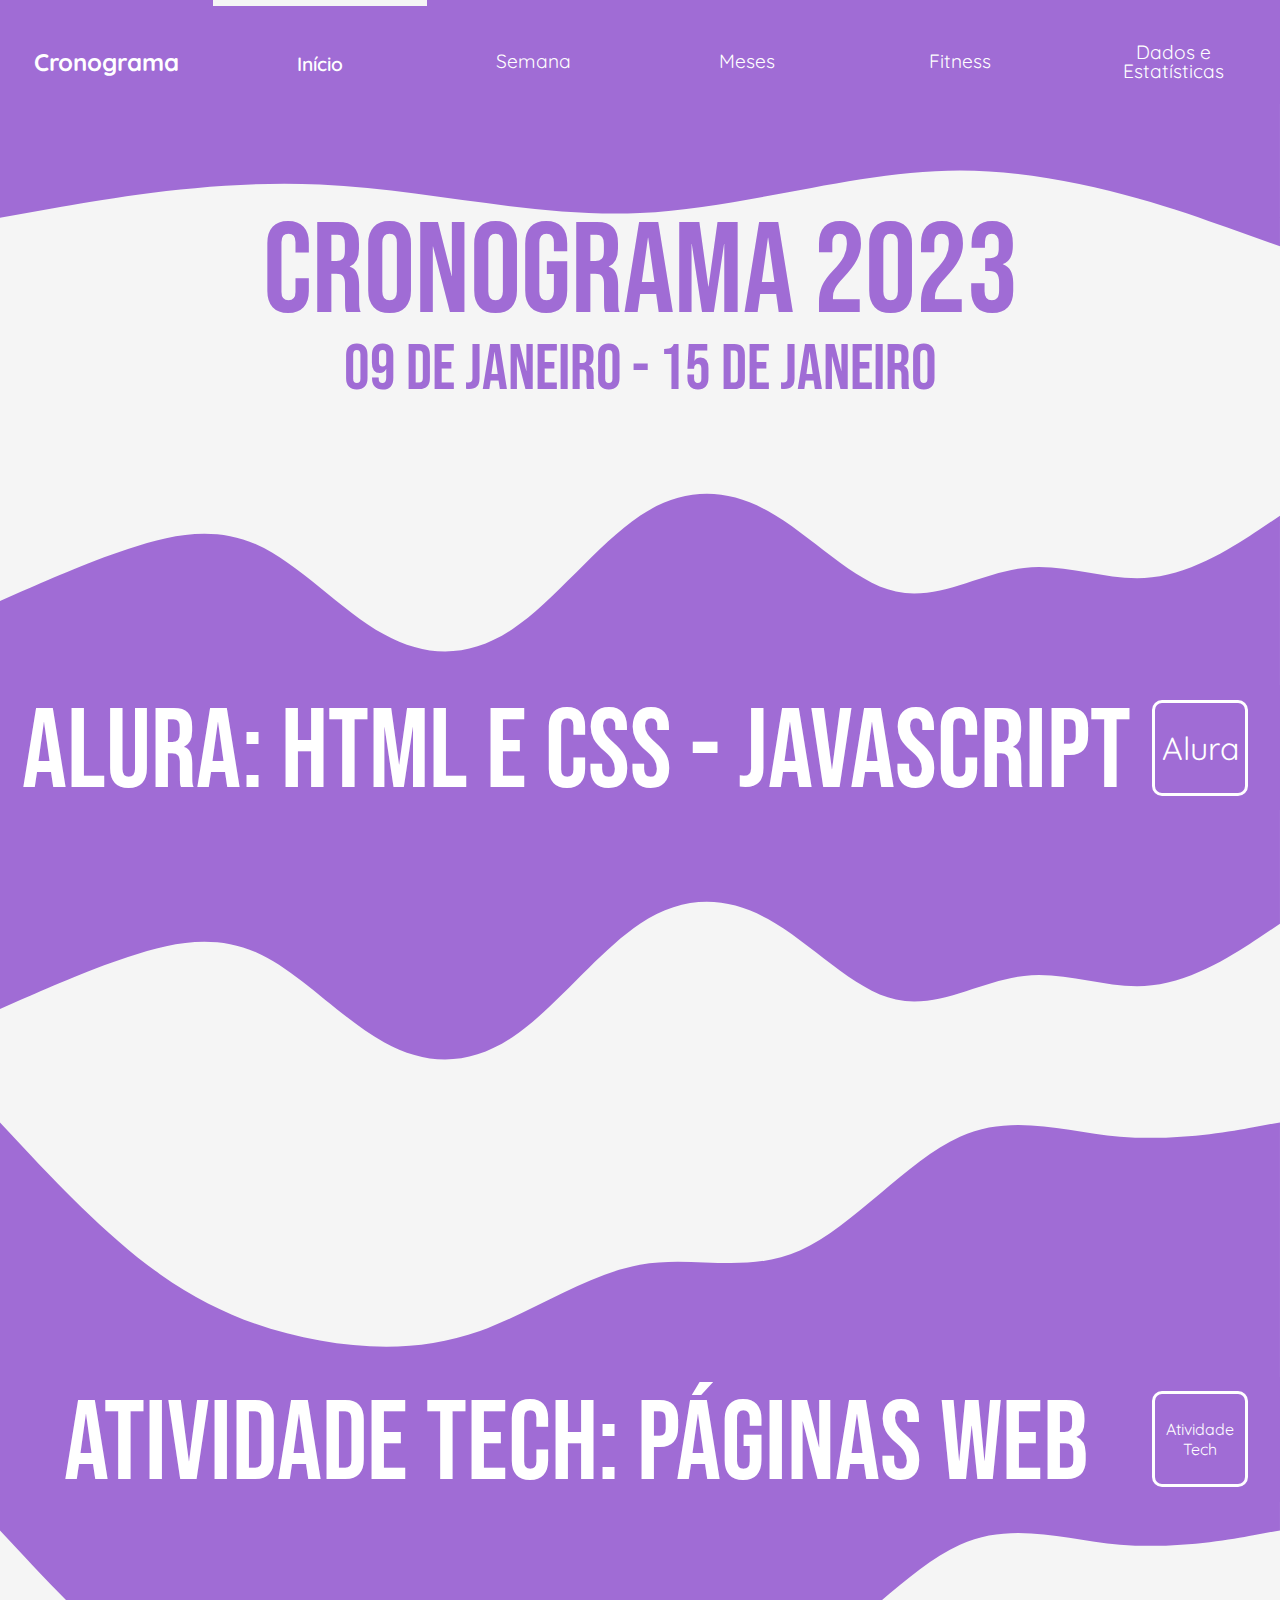
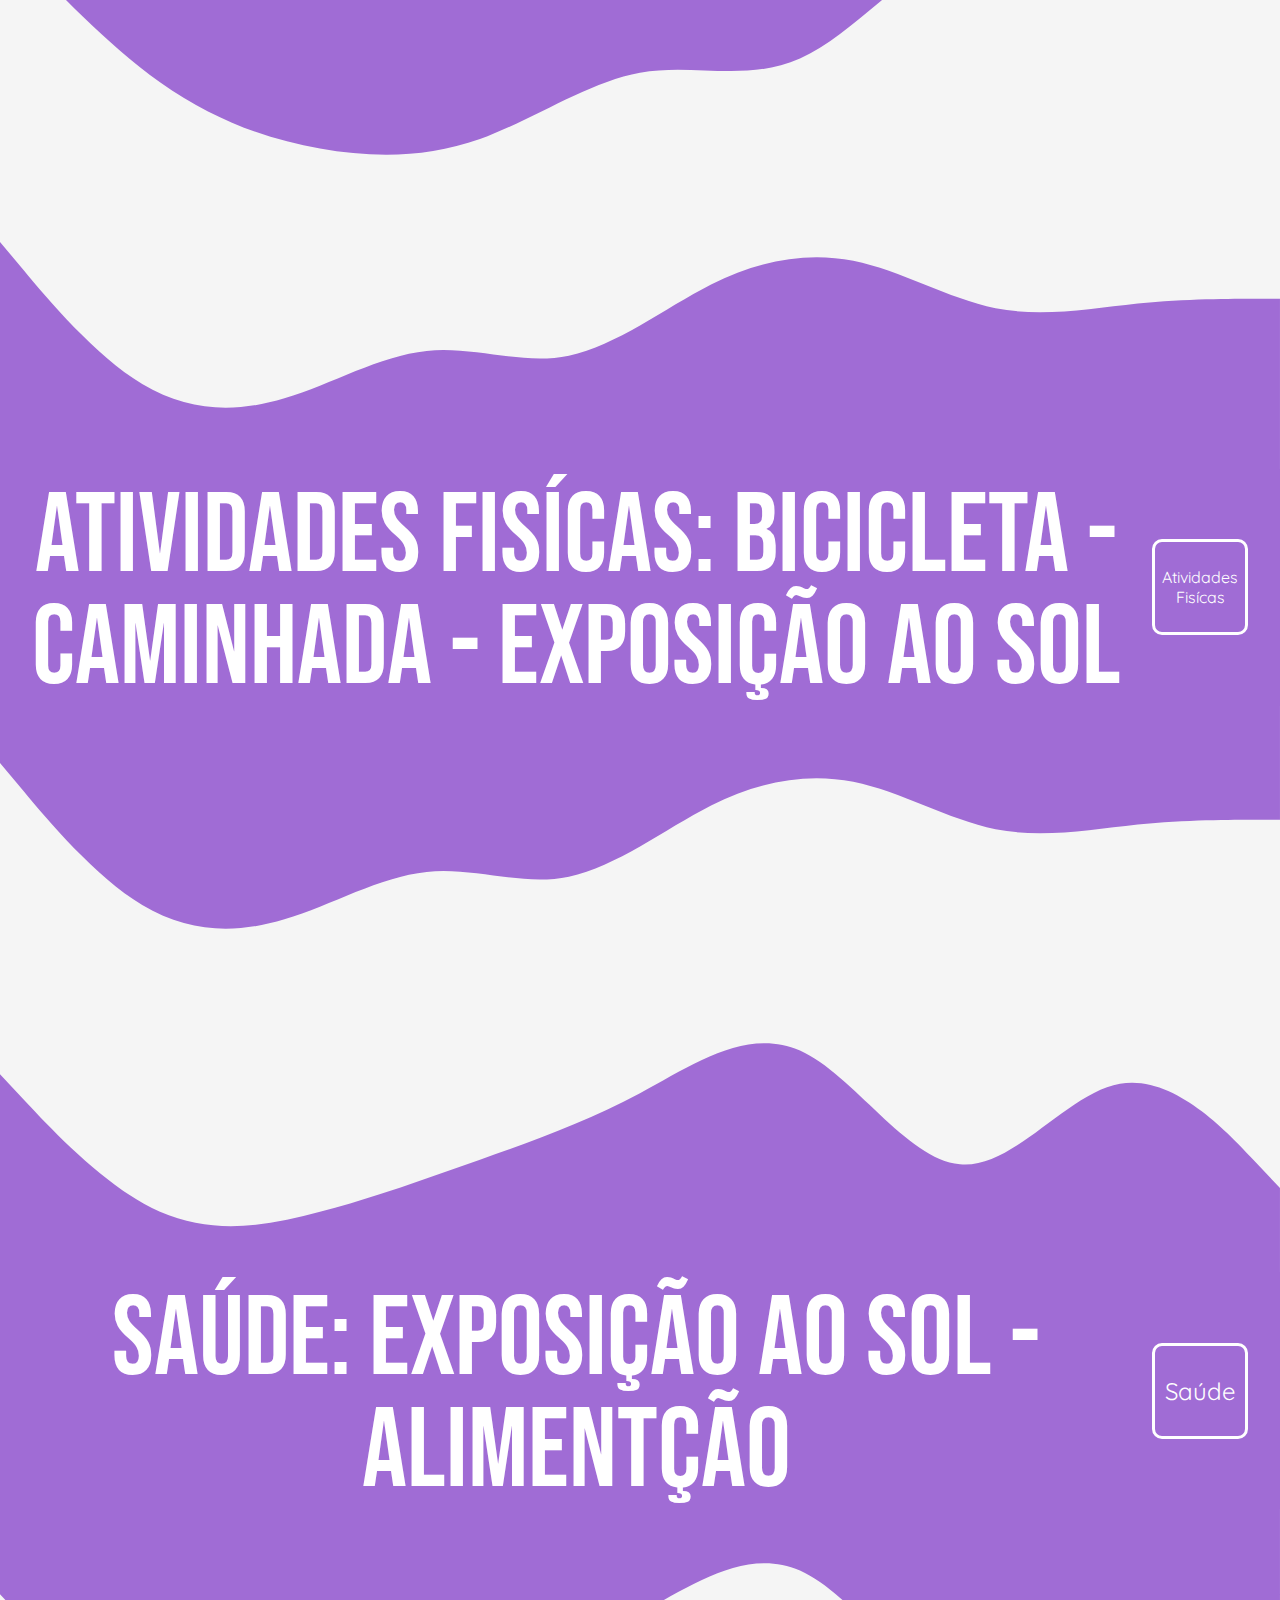
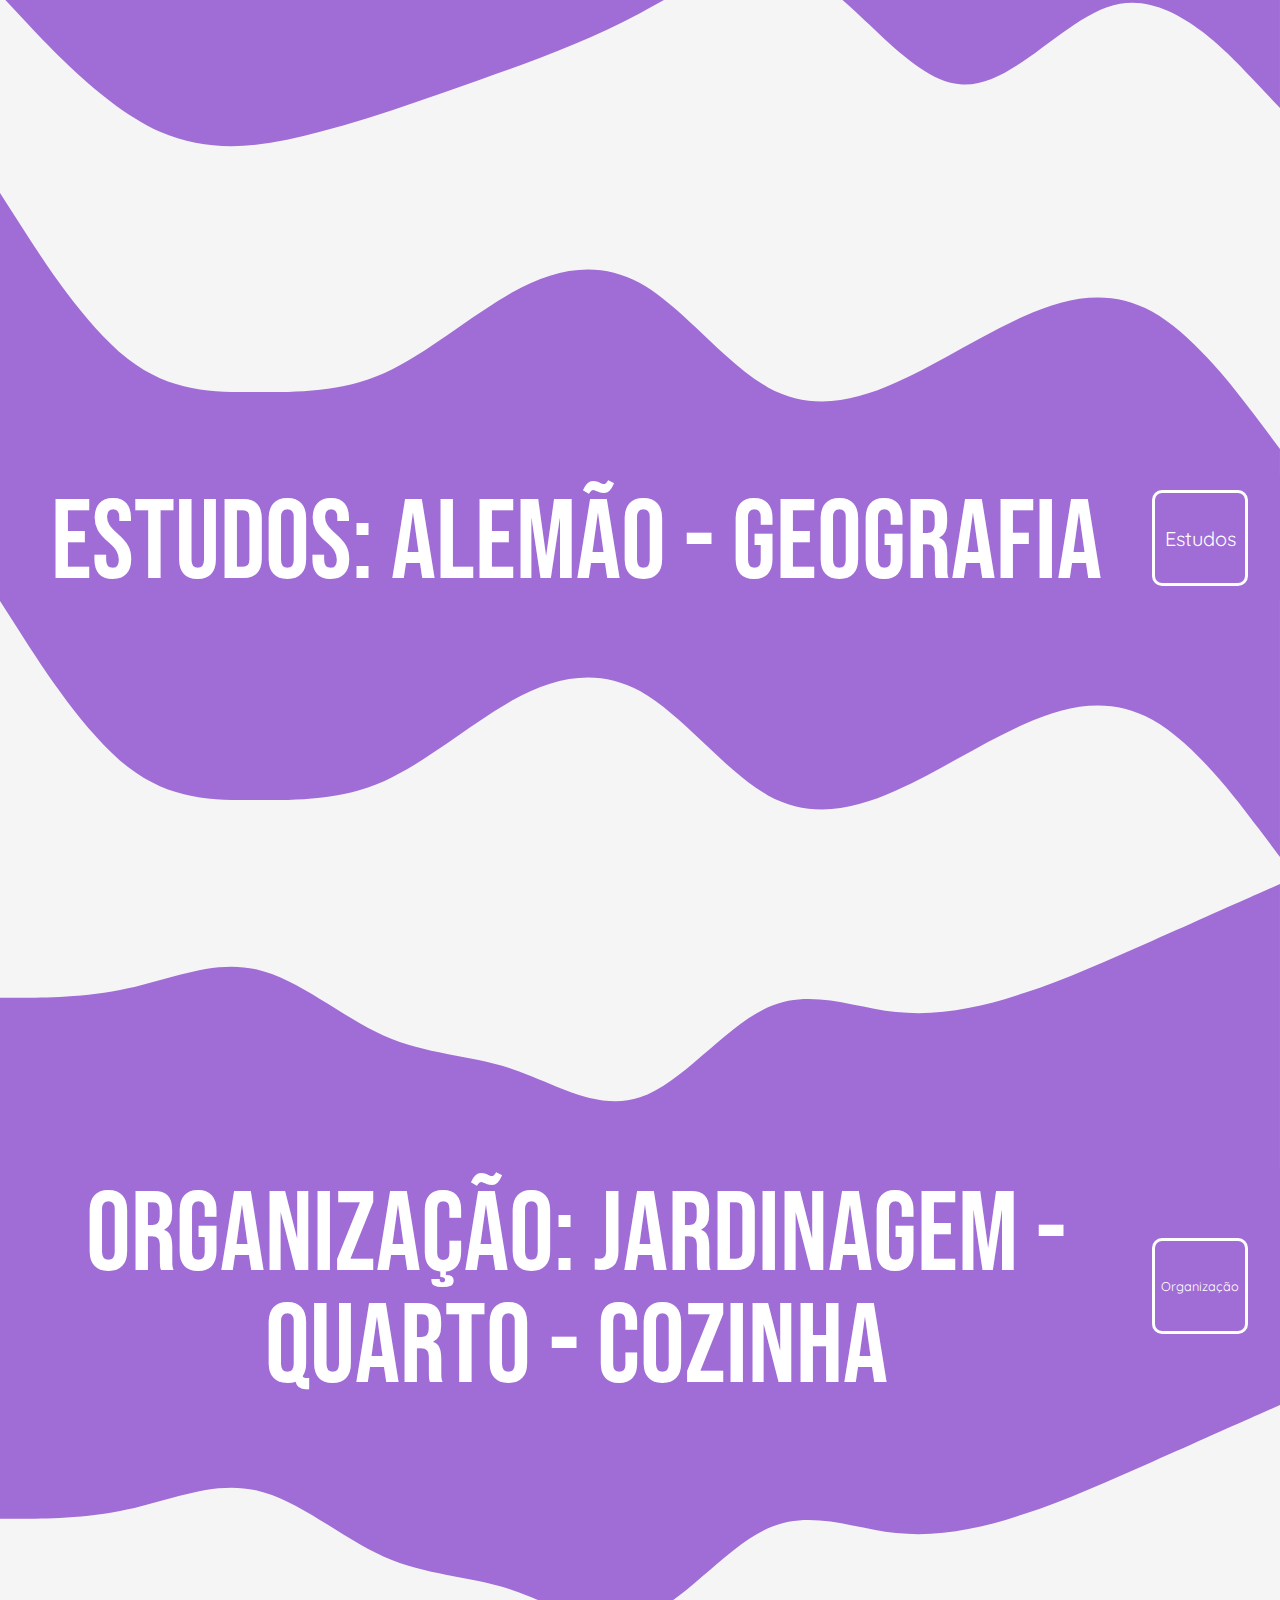
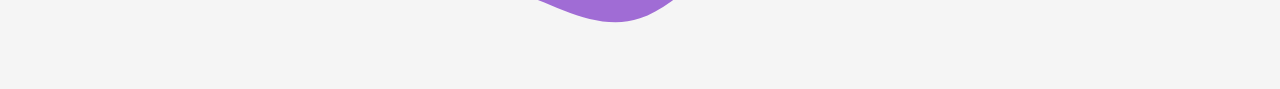
<file: Cronograma - 2023/Index.HTML>
<!DOCTYPE html>
<html lang="pt-br">

<head>
    <meta charset="UTF-8">
    <meta http-equiv="X-UA-Compatible" content="IE=edge">
    <meta name="viewport" content="width=device-width, initial-scale=1.0">
    <link rel="icon" type=".png" href="Imagens/Icones/Icone-Calendário.png">
    <link rel="stylesheet" href="CSS/Reset.css">
    <link rel="stylesheet" href="CSS/Cronograma.CSS">
    <title>Cronograma | 2023</title>
</head>

<body>
    <section>
        <section class="menu-superior">
            <div class="box-menu-titulo">
                <p class="titulo-menu">Cronograma</p>
            </div>
            <div class="box-menu box-menu-ativo"><a class="items-menu" href="@">Início</a></div>
            <div class="box-menu"><a class="items-menu" href="Teste.HTML">Semana</a></div>
            <div class="box-menu"><a class="items-menu" href="@">Meses</a></div>
            <div class="box-menu"><a class="items-menu" href="@">Fitness</a></div>
            <div class="box-menu"><a class="items-menu" href="@">Dados e<br>Estatísticas</a></div>
            <script src="JS/Cronograma.JS"></script>
        </section>
        <svg xmlns="http://www.w3.org/2000/svg" viewBox="0 0 1440 320">
            <path fill="#a06cd5" fill-opacity="1"
                d="M0,128L60,117.3C120,107,240,85,360,90.7C480,96,600,128,720,122.7C840,117,960,75,1080,74.7C1200,75,1320,117,1380,138.7L1440,160L1440,0L1380,0C1320,0,1200,0,1080,0C960,0,840,0,720,0C600,0,480,0,360,0C240,0,120,0,60,0L0,0Z">
            </path>
        </svg>
    </section>
    <section>
        <div class="box-titulo">
            <h1 class="titulo-principal">Cronograma 2023</h1>
        </div>
    </section>
    <section class="data-container">
        <div class="box-data">
            <h2 class="titulo-data">09 de Janeiro - 15 de Janeiro</h2>
        </div>
    </section>
    <svg class="ondas" xmlns="http://www.w3.org/2000/svg" viewBox="0 0 1440 320">
        <path fill="#a06cd5" fill-opacity="1"
            d="M0,224L24,213.3C48,203,96,181,144,165.3C192,149,240,139,288,160C336,181,384,235,432,261.3C480,288,528,288,576,256C624,224,672,160,720,128C768,96,816,96,864,122.7C912,149,960,203,1008,213.3C1056,224,1104,192,1152,186.7C1200,181,1248,203,1296,197.3C1344,192,1392,160,1416,144L1440,128L1440,320L1416,320C1392,320,1344,320,1296,320C1248,320,1200,320,1152,320C1104,320,1056,320,1008,320C960,320,912,320,864,320C816,320,768,320,720,320C672,320,624,320,576,320C528,320,480,320,432,320C384,320,336,320,288,320C240,320,192,320,144,320C96,320,48,320,24,320L0,320Z">
        </path>
    </svg>
    <div class="box-alura">
        <h2 class="titulo-alura" onclick="desativarAlura()">Alura: HTML e CSS - JavaScript</h2>
        <div class="img-alura" id="botaoAlura" onclick="ativarAlura(); exibir()">
            <button class="texto-alura">Alura</button>
        </div>
    </div>
    <svg class="ondas" xmlns="http://www.w3.org/2000/svg" viewBox="0 0 1440 320">
        <path fill="#a06cd5" fill-opacity="1"
            d="M0,224L24,213.3C48,203,96,181,144,165.3C192,149,240,139,288,160C336,181,384,235,432,261.3C480,288,528,288,576,256C624,224,672,160,720,128C768,96,816,96,864,122.7C912,149,960,203,1008,213.3C1056,224,1104,192,1152,186.7C1200,181,1248,203,1296,197.3C1344,192,1392,160,1416,144L1440,128L1440,0L1416,0C1392,0,1344,0,1296,0C1248,0,1200,0,1152,0C1104,0,1056,0,1008,0C960,0,912,0,864,0C816,0,768,0,720,0C672,0,624,0,576,0C528,0,480,0,432,0C384,0,336,0,288,0C240,0,192,0,144,0C96,0,48,0,24,0L0,0Z">
        </path>
    </svg>
    <div id="imprimirAlura" class="imprimirAlura"></div>
    <svg class="ondas" xmlns="http://www.w3.org/2000/svg" viewBox="0 0 1440 320">
        <path fill="#a06cd5" fill-opacity="1" d="M0,32L30,64C60,96,120,160,180,202.7C240,245,300,267,360,277.3C420,288,480,288,540,266.7C600,245,660,203,720,192C780,181,840,203,900,176C960,149,1020,75,1080,48C1140,21,1200,43,1260,48C1320,53,1380,43,1410,37.3L1440,32L1440,320L1410,320C1380,320,1320,320,1260,320C1200,320,1140,320,1080,320C1020,320,960,320,900,320C840,320,780,320,720,320C660,320,600,320,540,320C480,320,420,320,360,320C300,320,240,320,180,320C120,320,60,320,30,320L0,320Z"></path>
      </svg>  
    <div class="box-atividadesTech">
        <h2 class="titulo-atividadesTech" onclick="desativarAtividadesTech()">Atividade Tech: Páginas WEB</h2>
        <div class="img-atividadesTech" id="botaoAtividadesTech" onclick="ativarAtividadesTech(); exibirAT()">
            <button class="texto-atividadesTech">Atividade<br>Tech</button>
        </div>
    </div>
    <svg class="ondas" xmlns="http://www.w3.org/2000/svg" viewBox="0 0 1440 320">
        <path fill="#a06cd5" fill-opacity="1" d="M0,32L30,64C60,96,120,160,180,202.7C240,245,300,267,360,277.3C420,288,480,288,540,266.7C600,245,660,203,720,192C780,181,840,203,900,176C960,149,1020,75,1080,48C1140,21,1200,43,1260,48C1320,53,1380,43,1410,37.3L1440,32L1440,0L1410,0C1380,0,1320,0,1260,0C1200,0,1140,0,1080,0C1020,0,960,0,900,0C840,0,780,0,720,0C660,0,600,0,540,0C480,0,420,0,360,0C300,0,240,0,180,0C120,0,60,0,30,0L0,0Z"></path>
      </svg> 
    <div id="imprimirAtividadesTech" class="imprimirAtividadesTech"></div>
    <svg class="ondas" xmlns="http://www.w3.org/2000/svg" viewBox="0 0 1440 320">
        <path fill="#a06cd5" fill-opacity="1"
            d="M0,64L26.7,96C53.3,128,107,192,160,224C213.3,256,267,256,320,240C373.3,224,427,192,480,186.7C533.3,181,587,203,640,192C693.3,181,747,139,800,112C853.3,85,907,75,960,85.3C1013.3,96,1067,128,1120,138.7C1173.3,149,1227,139,1280,133.3C1333.3,128,1387,128,1413,128L1440,128L1440,320L1413.3,320C1386.7,320,1333,320,1280,320C1226.7,320,1173,320,1120,320C1066.7,320,1013,320,960,320C906.7,320,853,320,800,320C746.7,320,693,320,640,320C586.7,320,533,320,480,320C426.7,320,373,320,320,320C266.7,320,213,320,160,320C106.7,320,53,320,27,320L0,320Z">
        </path>
    </svg>
    <div class="box-atividadesFisicas">
        <h2 class="titulo-atividadesFisicas" onclick="desativarAtividadesFisicas()">Atividades Fisícas: Bicicleta -
            Caminhada - Exposição ao Sol</h2>
        <div class="img-atividadesFisicas" id="botaoAlura" onclick="ativarAtividadesFisicas(); exibirAF()">
            <button class="texto-atividadesFisicas">Atividades Fisícas</button>
        </div>
    </div>
    <svg class="ondas" xmlns="http://www.w3.org/2000/svg" viewBox="0 0 1440 320">
        <path fill="#a06cd5" fill-opacity="1"
            d="M0,64L26.7,96C53.3,128,107,192,160,224C213.3,256,267,256,320,240C373.3,224,427,192,480,186.7C533.3,181,587,203,640,192C693.3,181,747,139,800,112C853.3,85,907,75,960,85.3C1013.3,96,1067,128,1120,138.7C1173.3,149,1227,139,1280,133.3C1333.3,128,1387,128,1413,128L1440,128L1440,0L1413.3,0C1386.7,0,1333,0,1280,0C1226.7,0,1173,0,1120,0C1066.7,0,1013,0,960,0C906.7,0,853,0,800,0C746.7,0,693,0,640,0C586.7,0,533,0,480,0C426.7,0,373,0,320,0C266.7,0,213,0,160,0C106.7,0,53,0,27,0L0,0Z">
        </path>
    </svg>
    <div id="imprimirAtividadesFisicas" class="imprimirAtividadesFisicas"></div>
    <svg class="ondas" xmlns="http://www.w3.org/2000/svg" viewBox="0 0 1440 320">
        <path fill="#a06cd5" fill-opacity="1"
            d="M0,96L30,128C60,160,120,224,180,250.7C240,277,300,267,360,250.7C420,235,480,213,540,192C600,171,660,149,720,117.3C780,85,840,43,900,69.3C960,96,1020,192,1080,197.3C1140,203,1200,117,1260,106.7C1320,96,1380,160,1410,192L1440,224L1440,320L1410,320C1380,320,1320,320,1260,320C1200,320,1140,320,1080,320C1020,320,960,320,900,320C840,320,780,320,720,320C660,320,600,320,540,320C480,320,420,320,360,320C300,320,240,320,180,320C120,320,60,320,30,320L0,320Z">
        </path>
    </svg>
    <div class="box-saude">
        <h2 class="titulo-saude" onclick="desativarSaude()">Saúde: Exposição ao Sol - Alimentção</h2>
        <div class="img-saude" id="botaoAlura" onclick="ativarSaude(); exibirSA()">
            <button class="texto-saude">Saúde</button>
        </div>
    </div>
    <svg class="ondas" xmlns="http://www.w3.org/2000/svg" viewBox="0 0 1440 320">
        <path fill="#a06cd5" fill-opacity="1"
            d="M0,96L30,128C60,160,120,224,180,250.7C240,277,300,267,360,250.7C420,235,480,213,540,192C600,171,660,149,720,117.3C780,85,840,43,900,69.3C960,96,1020,192,1080,197.3C1140,203,1200,117,1260,106.7C1320,96,1380,160,1410,192L1440,224L1440,0L1410,0C1380,0,1320,0,1260,0C1200,0,1140,0,1080,0C1020,0,960,0,900,0C840,0,780,0,720,0C660,0,600,0,540,0C480,0,420,0,360,0C300,0,240,0,180,0C120,0,60,0,30,0L0,0Z">
        </path>
    </svg>
    <div id="imprimirSaude" class="imprimirAtividadesFisicas"></div>
    <svg class='ondas' xmlns="http://www.w3.org/2000/svg" viewBox="0 0 1440 320">
        <path fill="#a06cd5" fill-opacity="1" d="M0,0L24,37.3C48,75,96,149,144,186.7C192,224,240,224,288,224C336,224,384,224,432,202.7C480,181,528,139,576,112C624,85,672,75,720,101.3C768,128,816,192,864,218.7C912,245,960,235,1008,213.3C1056,192,1104,160,1152,138.7C1200,117,1248,107,1296,133.3C1344,160,1392,224,1416,256L1440,288L1440,320L1416,320C1392,320,1344,320,1296,320C1248,320,1200,320,1152,320C1104,320,1056,320,1008,320C960,320,912,320,864,320C816,320,768,320,720,320C672,320,624,320,576,320C528,320,480,320,432,320C384,320,336,320,288,320C240,320,192,320,144,320C96,320,48,320,24,320L0,320Z"></path>
      </svg>      
    <div class="box-estudos">
        <h2 class="titulo-estudos" onclick="desativarEstudos()">Estudos: Alemão - Geografia</h2>
        <div class="img-estudos" id="botaoAlura" onclick="ativarEstudos(); exibirES()">
            <button class="texto-estudos">Estudos</button>
        </div>
    </div>
    <svg class='ondas' xmlns="http://www.w3.org/2000/svg" viewBox="0 0 1440 320">
        <path fill="#a06cd5" fill-opacity="1" d="M0,0L24,37.3C48,75,96,149,144,186.7C192,224,240,224,288,224C336,224,384,224,432,202.7C480,181,528,139,576,112C624,85,672,75,720,101.3C768,128,816,192,864,218.7C912,245,960,235,1008,213.3C1056,192,1104,160,1152,138.7C1200,117,1248,107,1296,133.3C1344,160,1392,224,1416,256L1440,288L1440,0L1416,0C1392,0,1344,0,1296,0C1248,0,1200,0,1152,0C1104,0,1056,0,1008,0C960,0,912,0,864,0C816,0,768,0,720,0C672,0,624,0,576,0C528,0,480,0,432,0C384,0,336,0,288,0C240,0,192,0,144,0C96,0,48,0,24,0L0,0Z"></path>
      </svg>
    <div id="imprimirEstudos" class="imprimirAtividadesFisicas"></div>
    <svg class="ondas" xmlns="http://www.w3.org/2000/svg" viewBox="0 0 1440 320">
        <path fill="#a06cd5" fill-opacity="1" d="M0,128L24,128C48,128,96,128,144,117.3C192,107,240,85,288,96C336,107,384,149,432,170.7C480,192,528,192,576,208C624,224,672,256,720,240C768,224,816,160,864,138.7C912,117,960,139,1008,144C1056,149,1104,139,1152,122.7C1200,107,1248,85,1296,64C1344,43,1392,21,1416,10.7L1440,0L1440,320L1416,320C1392,320,1344,320,1296,320C1248,320,1200,320,1152,320C1104,320,1056,320,1008,320C960,320,912,320,864,320C816,320,768,320,720,320C672,320,624,320,576,320C528,320,480,320,432,320C384,320,336,320,288,320C240,320,192,320,144,320C96,320,48,320,24,320L0,320Z"></path>
      </svg>            
    <div class="box-organizacao">
        <h2 class="titulo-organizacao" onclick="desativarOrganizacao()">Organização: Jardinagem - Quarto - Cozinha</h2>
        <div class="img-organizacao" id="botaoAlura" onclick="ativarOrganizacao(); exibirOR()">
            <button class="texto-organizacao">Organização</button>
        </div>
    </div>
    <svg class="ondas" xmlns="http://www.w3.org/2000/svg" viewBox="0 0 1440 320">
        <path fill="#a06cd5" fill-opacity="1" d="M0,128L24,128C48,128,96,128,144,117.3C192,107,240,85,288,96C336,107,384,149,432,170.7C480,192,528,192,576,208C624,224,672,256,720,240C768,224,816,160,864,138.7C912,117,960,139,1008,144C1056,149,1104,139,1152,122.7C1200,107,1248,85,1296,64C1344,43,1392,21,1416,10.7L1440,0L1440,0L1416,0C1392,0,1344,0,1296,0C1248,0,1200,0,1152,0C1104,0,1056,0,1008,0C960,0,912,0,864,0C816,0,768,0,720,0C672,0,624,0,576,0C528,0,480,0,432,0C384,0,336,0,288,0C240,0,192,0,144,0C96,0,48,0,24,0L0,0Z"></path>
      </svg>      
    <div id="imprimirOrganizacao" class="imprimirAtividadesFisicas"></div>
</body>
</html>
</file>
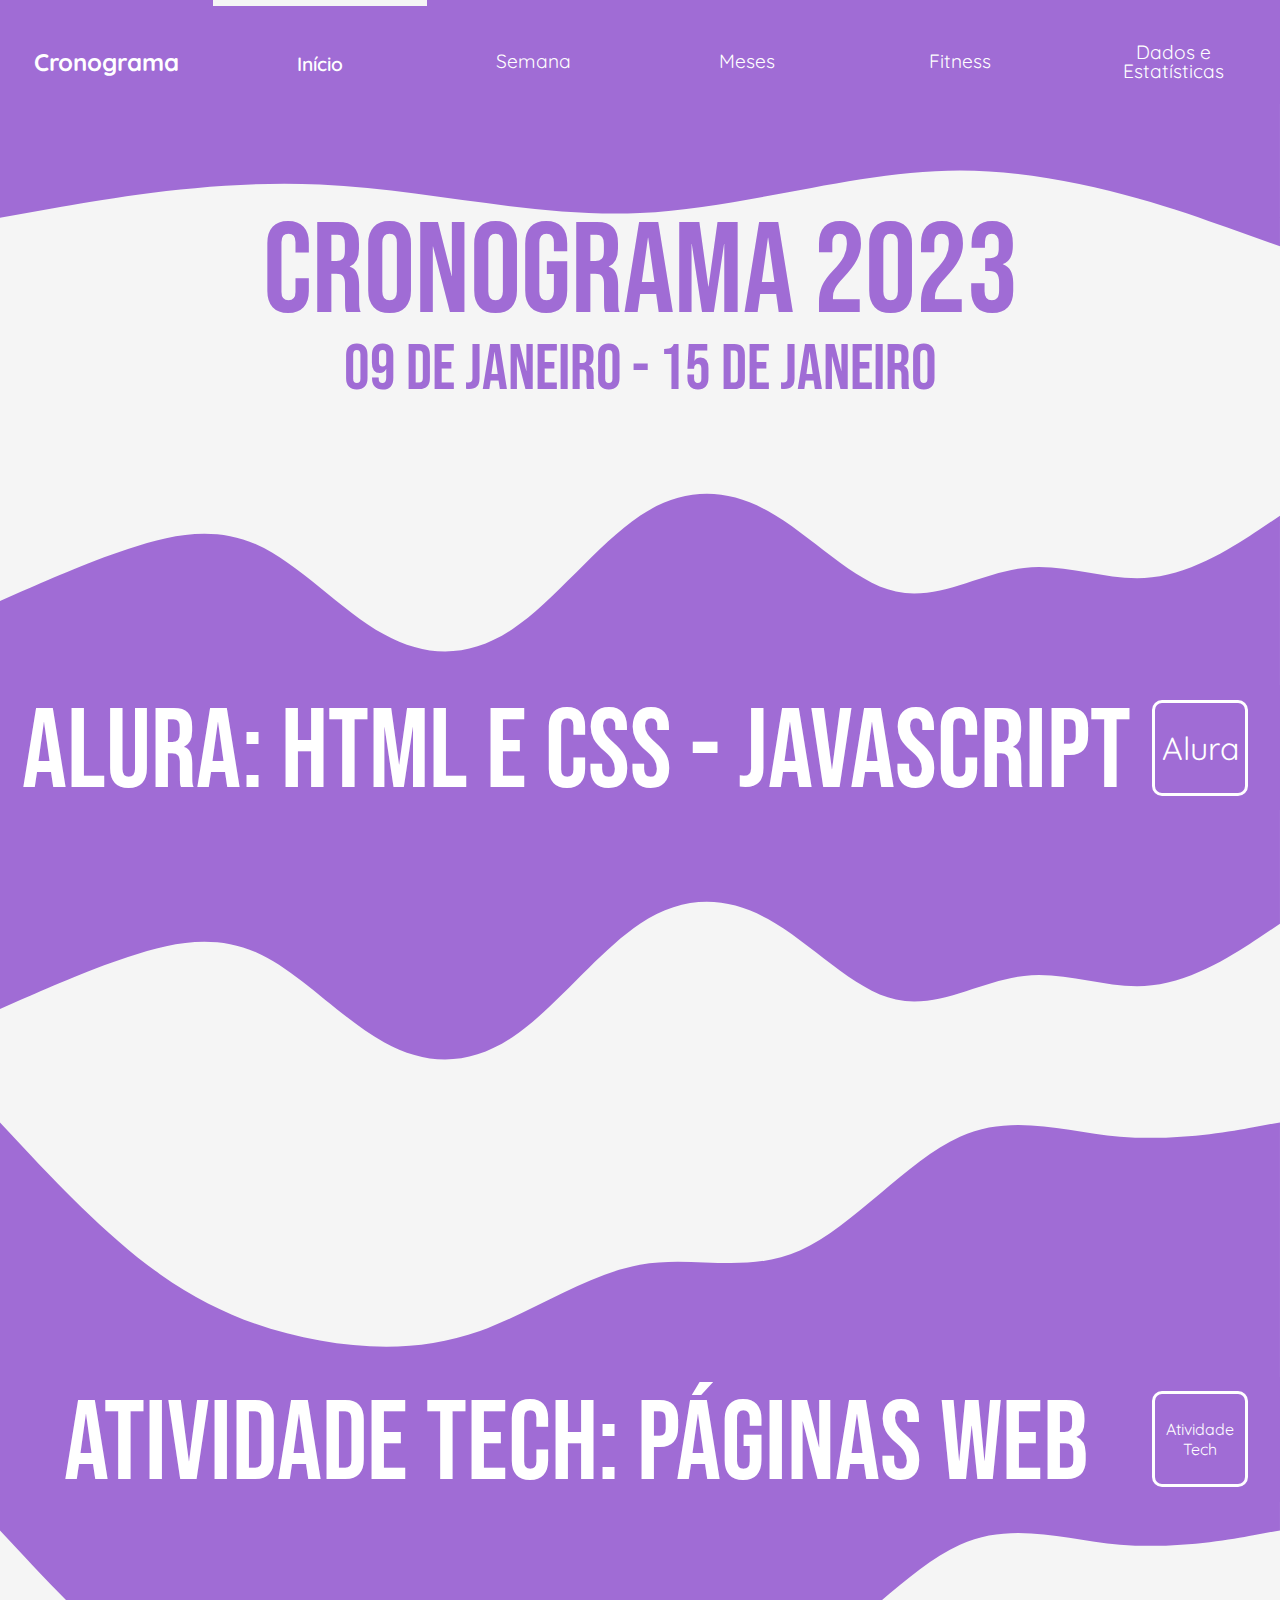
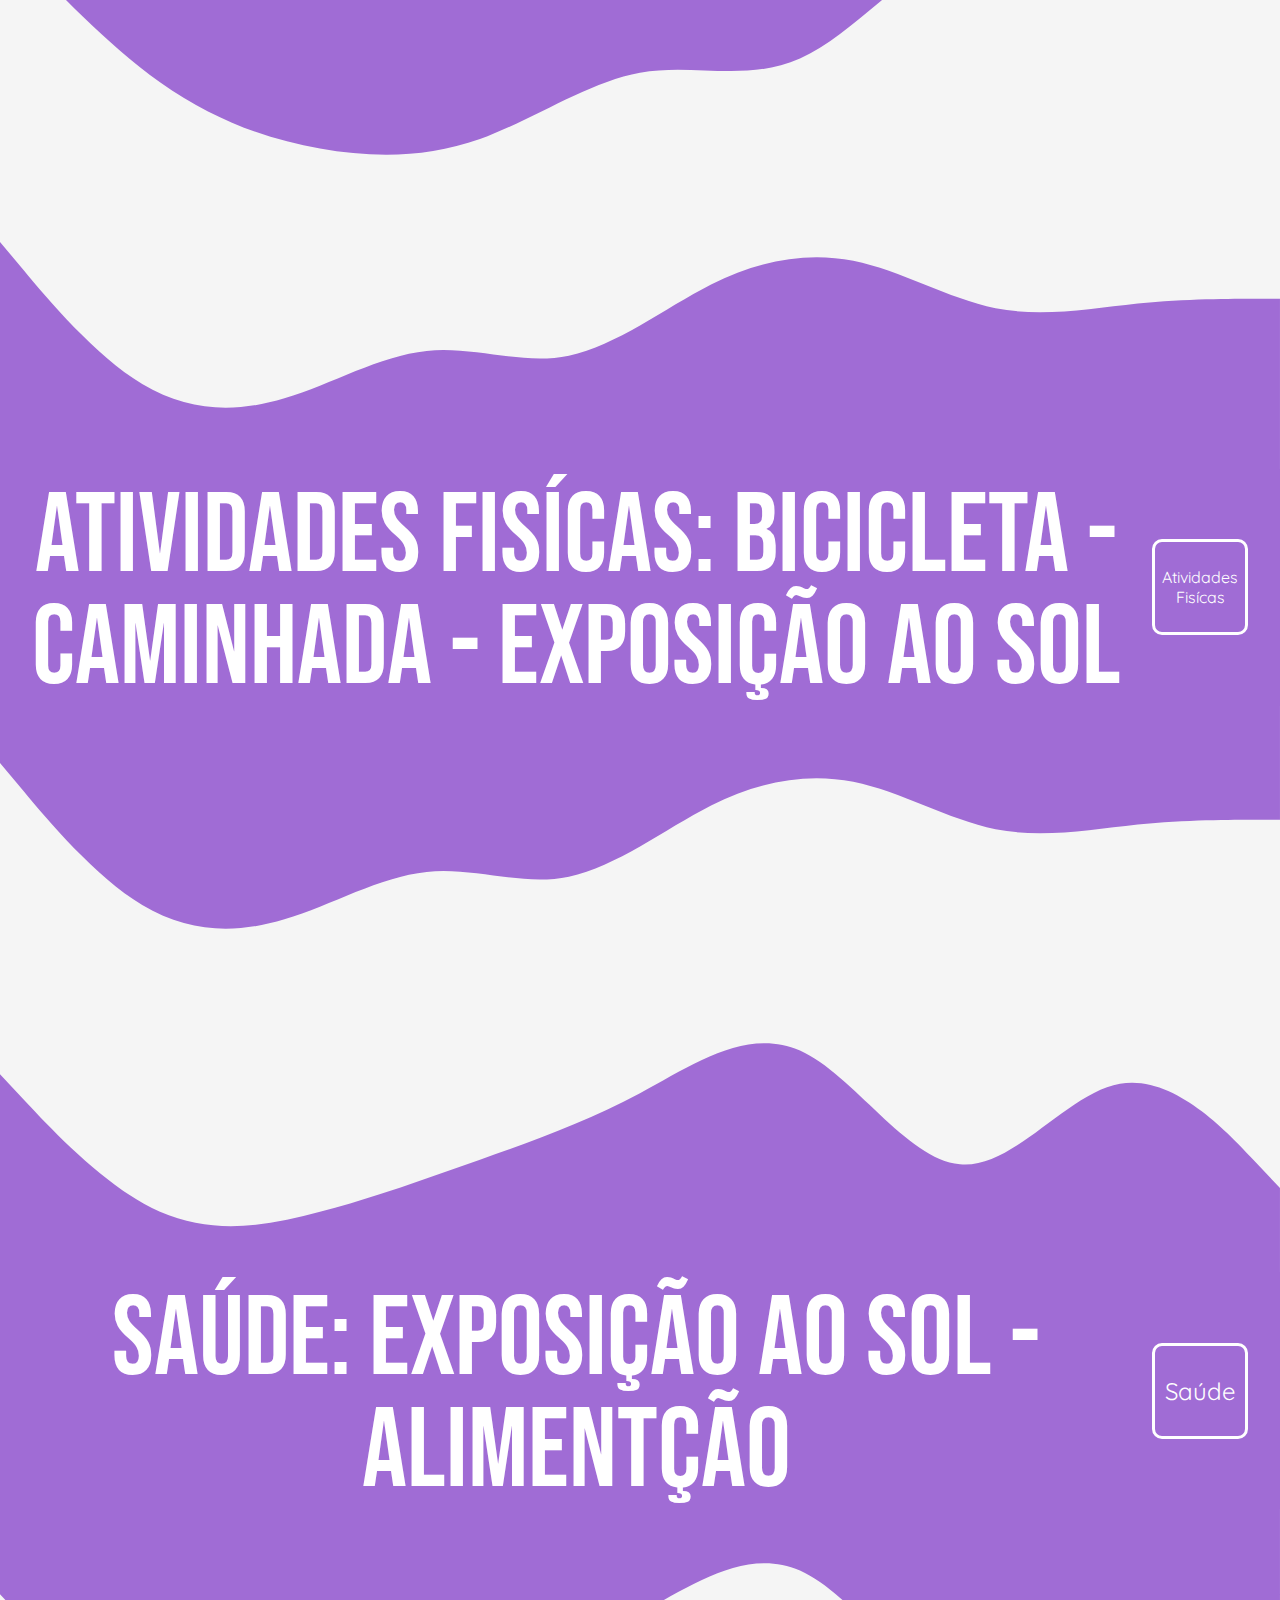
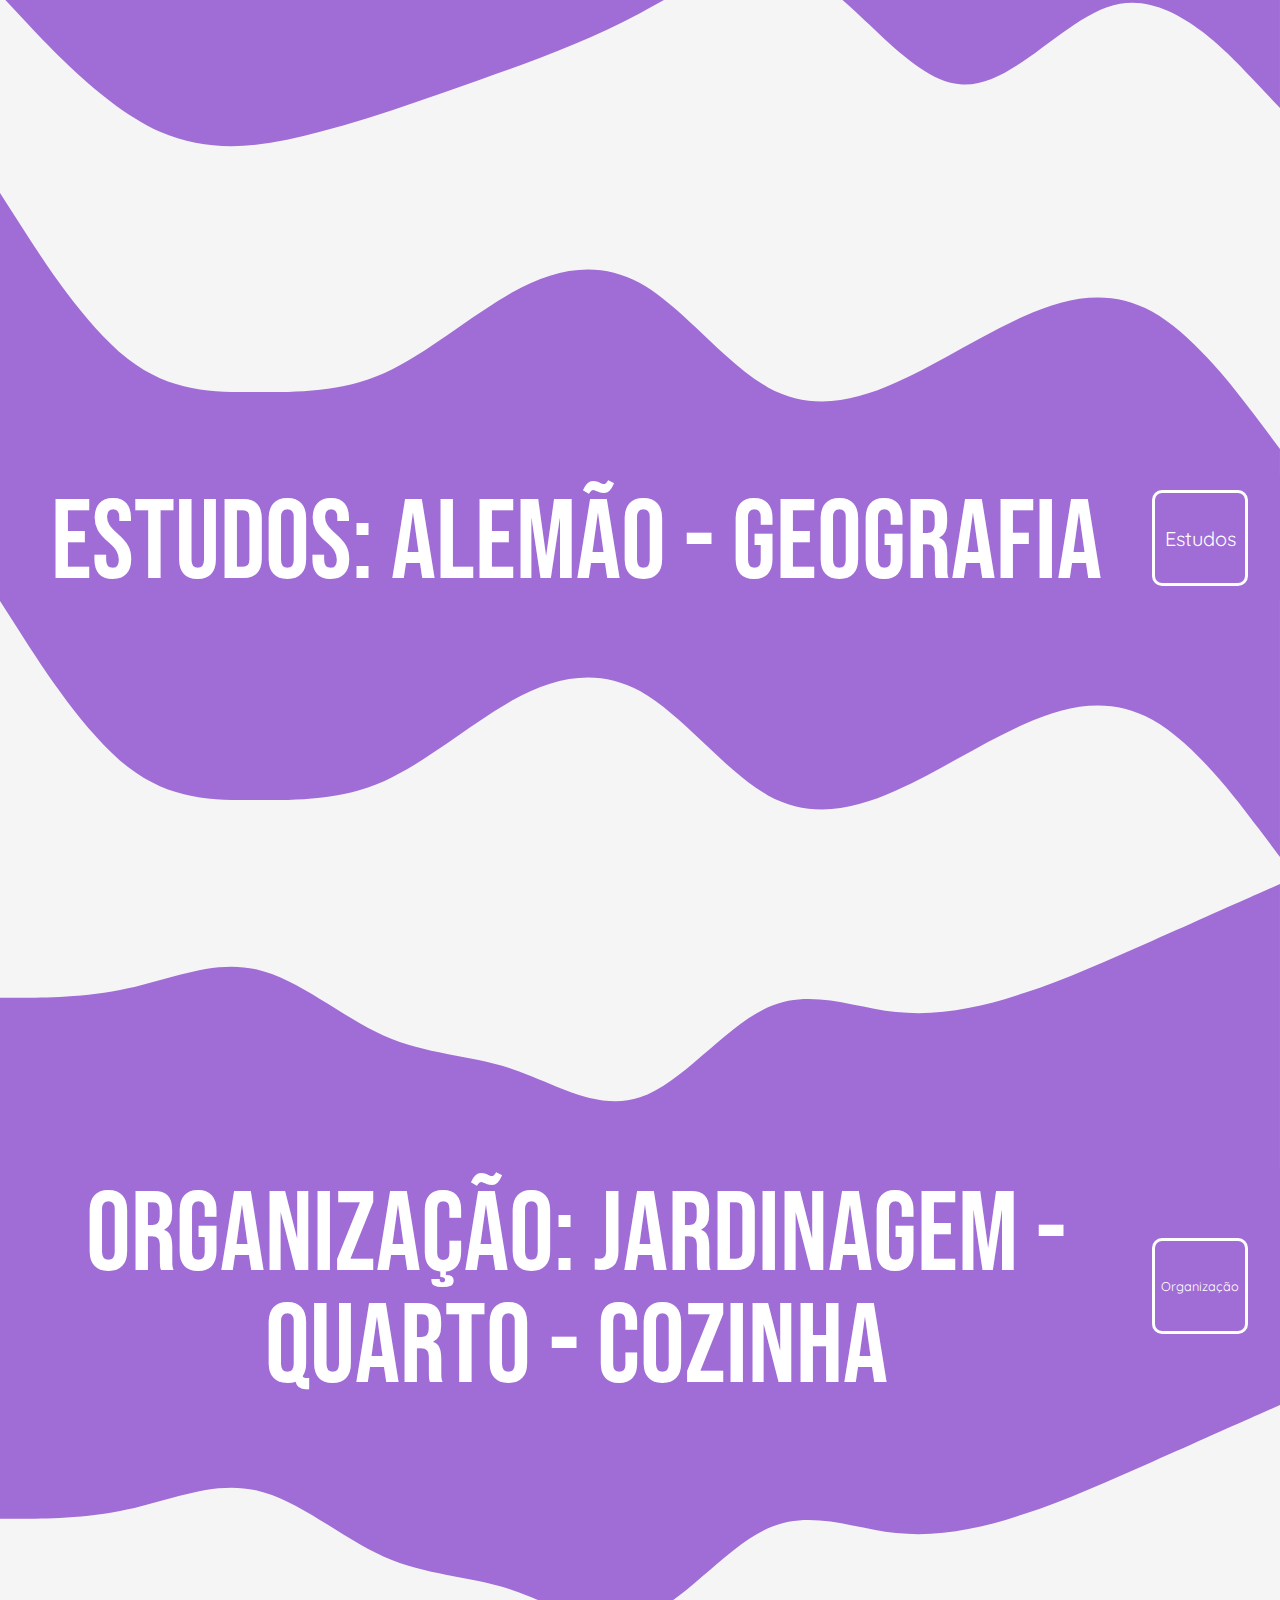
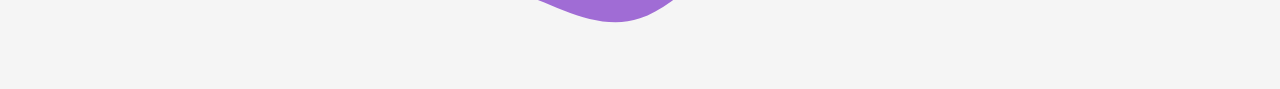
<file: Cronograma - 2023/index.html>
<!DOCTYPE html>
<html lang="pt-br">

<head>
    <meta charset="UTF-8">
    <meta http-equiv="X-UA-Compatible" content="IE=edge">
    <meta name="viewport" content="width=device-width, initial-scale=1.0">
    <link rel="icon" type=".png" href="Imagens/Icones/Icone-Calendário.png">
    <link rel="stylesheet" href="CSS/Reset.css">
    <link rel="stylesheet" href="CSS/Cronograma.CSS">
    <title>Cronograma | 2023</title>
</head>

<body>
    <section>
        <section class="menu-superior">
            <div class="box-menu-titulo">
                <p class="titulo-menu">Cronograma</p>
            </div>
            <div class="box-menu box-menu-ativo"><a class="items-menu" href="@">Início</a></div>
            <div class="box-menu"><a class="items-menu" href="Teste.HTML">Semana</a></div>
            <div class="box-menu"><a class="items-menu" href="@">Meses</a></div>
            <div class="box-menu"><a class="items-menu" href="@">Fitness</a></div>
            <div class="box-menu"><a class="items-menu" href="@">Dados e<br>Estatísticas</a></div>
            <script src="JS/Cronograma.JS"></script>
        </section>
        <svg xmlns="http://www.w3.org/2000/svg" viewBox="0 0 1440 320">
            <path fill="#a06cd5" fill-opacity="1"
                d="M0,128L60,117.3C120,107,240,85,360,90.7C480,96,600,128,720,122.7C840,117,960,75,1080,74.7C1200,75,1320,117,1380,138.7L1440,160L1440,0L1380,0C1320,0,1200,0,1080,0C960,0,840,0,720,0C600,0,480,0,360,0C240,0,120,0,60,0L0,0Z">
            </path>
        </svg>
    </section>
    <section>
        <div class="box-titulo">
            <h1 class="titulo-principal">Cronograma 2023</h1>
        </div>
    </section>
    <section class="data-container">
        <div class="box-data">
            <h2 class="titulo-data">09 de Janeiro - 15 de Janeiro</h2>
        </div>
    </section>
    <svg class="ondas" xmlns="http://www.w3.org/2000/svg" viewBox="0 0 1440 320">
        <path fill="#a06cd5" fill-opacity="1"
            d="M0,224L24,213.3C48,203,96,181,144,165.3C192,149,240,139,288,160C336,181,384,235,432,261.3C480,288,528,288,576,256C624,224,672,160,720,128C768,96,816,96,864,122.7C912,149,960,203,1008,213.3C1056,224,1104,192,1152,186.7C1200,181,1248,203,1296,197.3C1344,192,1392,160,1416,144L1440,128L1440,320L1416,320C1392,320,1344,320,1296,320C1248,320,1200,320,1152,320C1104,320,1056,320,1008,320C960,320,912,320,864,320C816,320,768,320,720,320C672,320,624,320,576,320C528,320,480,320,432,320C384,320,336,320,288,320C240,320,192,320,144,320C96,320,48,320,24,320L0,320Z">
        </path>
    </svg>
    <div class="box-alura">
        <h2 class="titulo-alura" onclick="desativarAlura()">Alura: HTML e CSS - JavaScript</h2>
        <div class="img-alura" id="botaoAlura" onclick="ativarAlura(); exibir()">
            <button class="texto-alura">Alura</button>
        </div>
    </div>
    <svg class="ondas" xmlns="http://www.w3.org/2000/svg" viewBox="0 0 1440 320">
        <path fill="#a06cd5" fill-opacity="1"
            d="M0,224L24,213.3C48,203,96,181,144,165.3C192,149,240,139,288,160C336,181,384,235,432,261.3C480,288,528,288,576,256C624,224,672,160,720,128C768,96,816,96,864,122.7C912,149,960,203,1008,213.3C1056,224,1104,192,1152,186.7C1200,181,1248,203,1296,197.3C1344,192,1392,160,1416,144L1440,128L1440,0L1416,0C1392,0,1344,0,1296,0C1248,0,1200,0,1152,0C1104,0,1056,0,1008,0C960,0,912,0,864,0C816,0,768,0,720,0C672,0,624,0,576,0C528,0,480,0,432,0C384,0,336,0,288,0C240,0,192,0,144,0C96,0,48,0,24,0L0,0Z">
        </path>
    </svg>
    <div id="imprimirAlura" class="imprimirAlura"></div>
    <svg class="ondas" xmlns="http://www.w3.org/2000/svg" viewBox="0 0 1440 320">
        <path fill="#a06cd5" fill-opacity="1" d="M0,32L30,64C60,96,120,160,180,202.7C240,245,300,267,360,277.3C420,288,480,288,540,266.7C600,245,660,203,720,192C780,181,840,203,900,176C960,149,1020,75,1080,48C1140,21,1200,43,1260,48C1320,53,1380,43,1410,37.3L1440,32L1440,320L1410,320C1380,320,1320,320,1260,320C1200,320,1140,320,1080,320C1020,320,960,320,900,320C840,320,780,320,720,320C660,320,600,320,540,320C480,320,420,320,360,320C300,320,240,320,180,320C120,320,60,320,30,320L0,320Z"></path>
      </svg>  
    <div class="box-atividadesTech">
        <h2 class="titulo-atividadesTech" onclick="desativarAtividadesTech()">Atividade Tech: Páginas WEB</h2>
        <div class="img-atividadesTech" id="botaoAtividadesTech" onclick="ativarAtividadesTech(); exibirAT()">
            <button class="texto-atividadesTech">Atividade<br>Tech</button>
        </div>
    </div>
    <svg class="ondas" xmlns="http://www.w3.org/2000/svg" viewBox="0 0 1440 320">
        <path fill="#a06cd5" fill-opacity="1" d="M0,32L30,64C60,96,120,160,180,202.7C240,245,300,267,360,277.3C420,288,480,288,540,266.7C600,245,660,203,720,192C780,181,840,203,900,176C960,149,1020,75,1080,48C1140,21,1200,43,1260,48C1320,53,1380,43,1410,37.3L1440,32L1440,0L1410,0C1380,0,1320,0,1260,0C1200,0,1140,0,1080,0C1020,0,960,0,900,0C840,0,780,0,720,0C660,0,600,0,540,0C480,0,420,0,360,0C300,0,240,0,180,0C120,0,60,0,30,0L0,0Z"></path>
      </svg> 
    <div id="imprimirAtividadesTech" class="imprimirAtividadesTech"></div>
    <svg class="ondas" xmlns="http://www.w3.org/2000/svg" viewBox="0 0 1440 320">
        <path fill="#a06cd5" fill-opacity="1"
            d="M0,64L26.7,96C53.3,128,107,192,160,224C213.3,256,267,256,320,240C373.3,224,427,192,480,186.7C533.3,181,587,203,640,192C693.3,181,747,139,800,112C853.3,85,907,75,960,85.3C1013.3,96,1067,128,1120,138.7C1173.3,149,1227,139,1280,133.3C1333.3,128,1387,128,1413,128L1440,128L1440,320L1413.3,320C1386.7,320,1333,320,1280,320C1226.7,320,1173,320,1120,320C1066.7,320,1013,320,960,320C906.7,320,853,320,800,320C746.7,320,693,320,640,320C586.7,320,533,320,480,320C426.7,320,373,320,320,320C266.7,320,213,320,160,320C106.7,320,53,320,27,320L0,320Z">
        </path>
    </svg>
    <div class="box-atividadesFisicas">
        <h2 class="titulo-atividadesFisicas" onclick="desativarAtividadesFisicas()">Atividades Fisícas: Bicicleta -
            Caminhada - Exposição ao Sol</h2>
        <div class="img-atividadesFisicas" id="botaoAlura" onclick="ativarAtividadesFisicas(); exibirAF()">
            <button class="texto-atividadesFisicas">Atividades Fisícas</button>
        </div>
    </div>
    <svg class="ondas" xmlns="http://www.w3.org/2000/svg" viewBox="0 0 1440 320">
        <path fill="#a06cd5" fill-opacity="1"
            d="M0,64L26.7,96C53.3,128,107,192,160,224C213.3,256,267,256,320,240C373.3,224,427,192,480,186.7C533.3,181,587,203,640,192C693.3,181,747,139,800,112C853.3,85,907,75,960,85.3C1013.3,96,1067,128,1120,138.7C1173.3,149,1227,139,1280,133.3C1333.3,128,1387,128,1413,128L1440,128L1440,0L1413.3,0C1386.7,0,1333,0,1280,0C1226.7,0,1173,0,1120,0C1066.7,0,1013,0,960,0C906.7,0,853,0,800,0C746.7,0,693,0,640,0C586.7,0,533,0,480,0C426.7,0,373,0,320,0C266.7,0,213,0,160,0C106.7,0,53,0,27,0L0,0Z">
        </path>
    </svg>
    <div id="imprimirAtividadesFisicas" class="imprimirAtividadesFisicas"></div>
    <svg class="ondas" xmlns="http://www.w3.org/2000/svg" viewBox="0 0 1440 320">
        <path fill="#a06cd5" fill-opacity="1"
            d="M0,96L30,128C60,160,120,224,180,250.7C240,277,300,267,360,250.7C420,235,480,213,540,192C600,171,660,149,720,117.3C780,85,840,43,900,69.3C960,96,1020,192,1080,197.3C1140,203,1200,117,1260,106.7C1320,96,1380,160,1410,192L1440,224L1440,320L1410,320C1380,320,1320,320,1260,320C1200,320,1140,320,1080,320C1020,320,960,320,900,320C840,320,780,320,720,320C660,320,600,320,540,320C480,320,420,320,360,320C300,320,240,320,180,320C120,320,60,320,30,320L0,320Z">
        </path>
    </svg>
    <div class="box-saude">
        <h2 class="titulo-saude" onclick="desativarSaude()">Saúde: Exposição ao Sol - Alimentção</h2>
        <div class="img-saude" id="botaoAlura" onclick="ativarSaude(); exibirSA()">
            <button class="texto-saude">Saúde</button>
        </div>
    </div>
    <svg class="ondas" xmlns="http://www.w3.org/2000/svg" viewBox="0 0 1440 320">
        <path fill="#a06cd5" fill-opacity="1"
            d="M0,96L30,128C60,160,120,224,180,250.7C240,277,300,267,360,250.7C420,235,480,213,540,192C600,171,660,149,720,117.3C780,85,840,43,900,69.3C960,96,1020,192,1080,197.3C1140,203,1200,117,1260,106.7C1320,96,1380,160,1410,192L1440,224L1440,0L1410,0C1380,0,1320,0,1260,0C1200,0,1140,0,1080,0C1020,0,960,0,900,0C840,0,780,0,720,0C660,0,600,0,540,0C480,0,420,0,360,0C300,0,240,0,180,0C120,0,60,0,30,0L0,0Z">
        </path>
    </svg>
    <div id="imprimirSaude" class="imprimirAtividadesFisicas"></div>
    <svg class='ondas' xmlns="http://www.w3.org/2000/svg" viewBox="0 0 1440 320">
        <path fill="#a06cd5" fill-opacity="1" d="M0,0L24,37.3C48,75,96,149,144,186.7C192,224,240,224,288,224C336,224,384,224,432,202.7C480,181,528,139,576,112C624,85,672,75,720,101.3C768,128,816,192,864,218.7C912,245,960,235,1008,213.3C1056,192,1104,160,1152,138.7C1200,117,1248,107,1296,133.3C1344,160,1392,224,1416,256L1440,288L1440,320L1416,320C1392,320,1344,320,1296,320C1248,320,1200,320,1152,320C1104,320,1056,320,1008,320C960,320,912,320,864,320C816,320,768,320,720,320C672,320,624,320,576,320C528,320,480,320,432,320C384,320,336,320,288,320C240,320,192,320,144,320C96,320,48,320,24,320L0,320Z"></path>
      </svg>      
    <div class="box-estudos">
        <h2 class="titulo-estudos" onclick="desativarEstudos()">Estudos: Alemão - Geografia</h2>
        <div class="img-estudos" id="botaoAlura" onclick="ativarEstudos(); exibirES()">
            <button class="texto-estudos">Estudos</button>
        </div>
    </div>
    <svg class='ondas' xmlns="http://www.w3.org/2000/svg" viewBox="0 0 1440 320">
        <path fill="#a06cd5" fill-opacity="1" d="M0,0L24,37.3C48,75,96,149,144,186.7C192,224,240,224,288,224C336,224,384,224,432,202.7C480,181,528,139,576,112C624,85,672,75,720,101.3C768,128,816,192,864,218.7C912,245,960,235,1008,213.3C1056,192,1104,160,1152,138.7C1200,117,1248,107,1296,133.3C1344,160,1392,224,1416,256L1440,288L1440,0L1416,0C1392,0,1344,0,1296,0C1248,0,1200,0,1152,0C1104,0,1056,0,1008,0C960,0,912,0,864,0C816,0,768,0,720,0C672,0,624,0,576,0C528,0,480,0,432,0C384,0,336,0,288,0C240,0,192,0,144,0C96,0,48,0,24,0L0,0Z"></path>
      </svg>
    <div id="imprimirEstudos" class="imprimirAtividadesFisicas"></div>
    <svg class="ondas" xmlns="http://www.w3.org/2000/svg" viewBox="0 0 1440 320">
        <path fill="#a06cd5" fill-opacity="1" d="M0,128L24,128C48,128,96,128,144,117.3C192,107,240,85,288,96C336,107,384,149,432,170.7C480,192,528,192,576,208C624,224,672,256,720,240C768,224,816,160,864,138.7C912,117,960,139,1008,144C1056,149,1104,139,1152,122.7C1200,107,1248,85,1296,64C1344,43,1392,21,1416,10.7L1440,0L1440,320L1416,320C1392,320,1344,320,1296,320C1248,320,1200,320,1152,320C1104,320,1056,320,1008,320C960,320,912,320,864,320C816,320,768,320,720,320C672,320,624,320,576,320C528,320,480,320,432,320C384,320,336,320,288,320C240,320,192,320,144,320C96,320,48,320,24,320L0,320Z"></path>
      </svg>            
    <div class="box-organizacao">
        <h2 class="titulo-organizacao" onclick="desativarOrganizacao()">Organização: Jardinagem - Quarto - Cozinha</h2>
        <div class="img-organizacao" id="botaoAlura" onclick="ativarOrganizacao(); exibirOR()">
            <button class="texto-organizacao">Organização</button>
        </div>
    </div>
    <svg class="ondas" xmlns="http://www.w3.org/2000/svg" viewBox="0 0 1440 320">
        <path fill="#a06cd5" fill-opacity="1" d="M0,128L24,128C48,128,96,128,144,117.3C192,107,240,85,288,96C336,107,384,149,432,170.7C480,192,528,192,576,208C624,224,672,256,720,240C768,224,816,160,864,138.7C912,117,960,139,1008,144C1056,149,1104,139,1152,122.7C1200,107,1248,85,1296,64C1344,43,1392,21,1416,10.7L1440,0L1440,0L1416,0C1392,0,1344,0,1296,0C1248,0,1200,0,1152,0C1104,0,1056,0,1008,0C960,0,912,0,864,0C816,0,768,0,720,0C672,0,624,0,576,0C528,0,480,0,432,0C384,0,336,0,288,0C240,0,192,0,144,0C96,0,48,0,24,0L0,0Z"></path>
      </svg>      
    <div id="imprimirOrganizacao" class="imprimirAtividadesFisicas"></div>
</body>
</html>
</file>
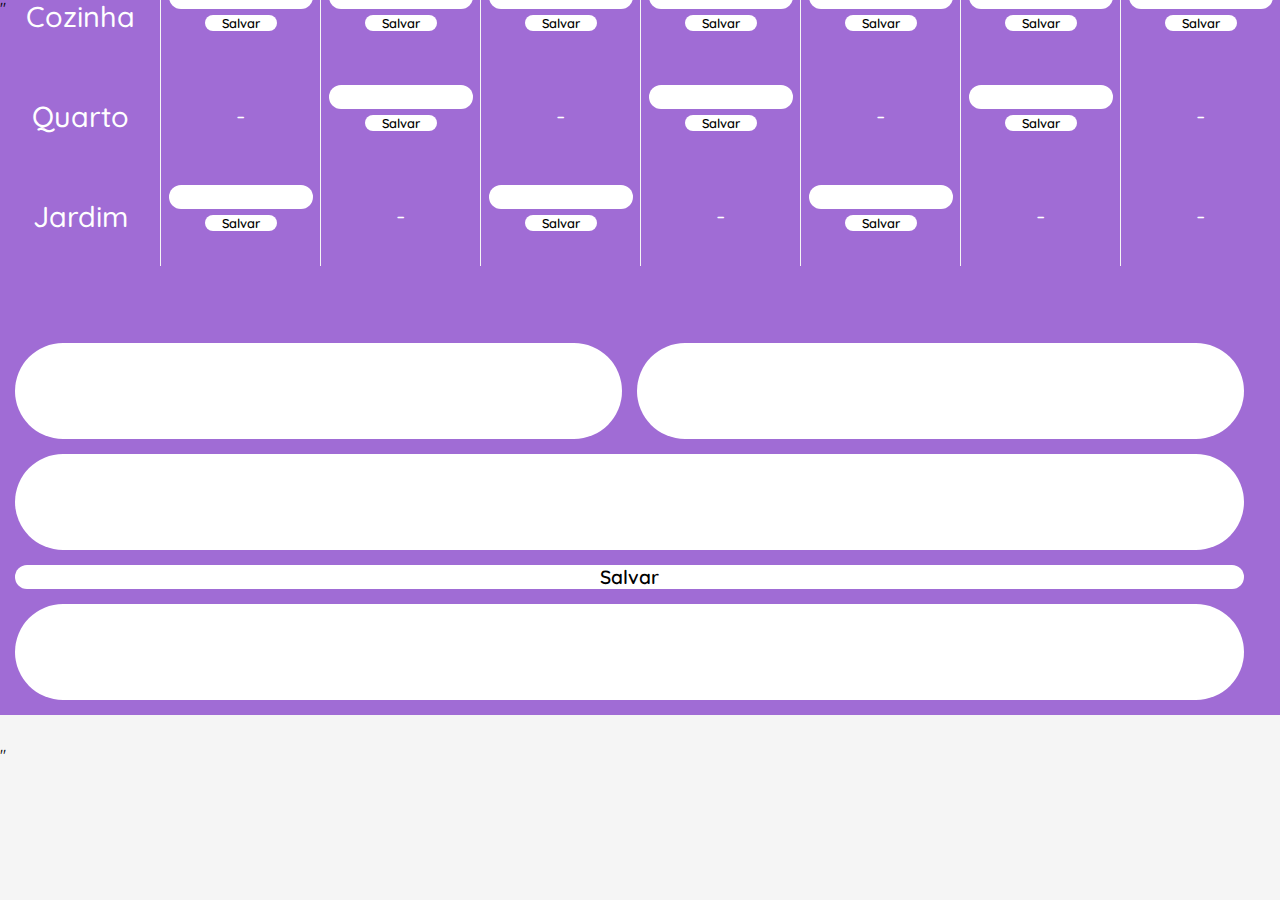
<file: Cronograma - 2023/Teste.HTML>
<!DOCTYPE html>
<html lang="en">

<head>
    <meta charset="UTF-8">
    <meta http-equiv="X-UA-Compatible" content="IE=edge">
    <meta name="viewport" content="width=device-width, initial-scale=1.0">
    <link rel="stylesheet" href="CSS/Reset.css">
    <link rel="stylesheet" href="CSS/Cronograma.CSS">
    <title>Document</title>
</head>

<body>
    "<section>
        <div class='vazio-cima'></div>
        <div class='linha-01'>
            <section class='box-titulo-01'>
                <p class='titulo-menu-01'>Atividades</p>
            </section>
            <section class='box-items-01'>
                <p class='items-menu-01'>Dia 09</p>
            </section>
            <section class='box-items-01'>
                <p class='items-menu-01'>Dia 10</p>
            </section>
            <section class='box-items-01'>
                <p class='items-menu-01'>Dia 11</p>
            </section>
            <section class='box-items-01'>
                <p class='items-menu-01'>Dia 12</p>
            </section>
            <section class='box-items-01'>
                <p class='items-menu-01'>Dia 13</p>
            </section>
            <section class='box-items-01'>
                <p class='items-menu-01'>Dia 14</p>
            </section>
            <section class='box-items-01'>
                <p class='items-menu-01'>Dia 15</p>
            </section>
        </div>
        <div class='linha-02'>
            <section class='box-titulo-02'>
                <p class='titulo-menu-02'>Cozinha</p>
            </section>
            <section class='box-items-02'>
                <form name='linha01CO01'><input type='text' class='input-menu-02' name='CO01' id='CO01'></form><button
                    onclick='salvar01CO(); exibirOR()' class='botao-salvar'>Salvar</button>
            </section>
            <section class='box-items-02'>
                <form name='linha01CO02'><input type='text' class='input-menu-02' name='CO02' id='CO02'></form><button
                    onclick='salvar02CO(); exibirOR()' class='botao-salvar'>Salvar</button>
            </section>
            <section class='box-items-02'>
                <form name='linha01CO03'><input type='text' class='input-menu-02' name='CO03' id='CO03'></form><button
                    onclick='salvar03CO(); exibirOR()' class='botao-salvar'>Salvar</button>
            </section>
            <section class='box-items-02'>
                <form name='linha01CO04'><input type='text' class='input-menu-02' name='CO04' id='CO04'></form><button
                    onclick='salvar04CO(); exibirOR()' class='botao-salvar'>Salvar</button>
            </section>
            <section class='box-items-02'>
                <form name='linha01CO05'><input type='text' class='input-menu-02' name='CO05' id='CO05'></form><button
                    onclick='salvar05CO(); exibirOR()' class='botao-salvar'>Salvar</button>
            </section>
            <section class='box-items-02'>
                <form name='linha01CO06'><input type='text' class='input-menu-02' name='CO06' id='CO06'></form><button
                    onclick='salvar06CO(); exibirOR()' class='botao-salvar'>Salvar</button>
            </section>
            <section class='box-items-02'>
                <form name='linha01CO07'><input type='text' class='input-menu-02' name='CO07' id='CO07'></form><button
                    onclick='salvar07CO(); exibirOR()' class='botao-salvar'>Salvar</button>
            </section>
        </div>
        <div class='linha-03'>
            <section class='box-titulo-03'>
                <p class='titulo-menu-03'>Quarto</p>
            </section>
            <section class='box-items-03'>
                <div class='items-menu-02'>-</div>
                </section><section class='box-items-03'>
                <form name='linha02QU02'><input type='text' class='input-menu-02' name='AQU02' id='AQU02'></form><button
                    onclick='salvar02QU(); exibirOR()' class='botao-salvar'>Salvar</button>
            </section>
            <section class='box-items-03'>
                <div class='items-menu-02'>-</div>
            </section>
            <section class='box-items-03'>
                <form name='linha02QU04'><input type='text' class='input-menu-02' name='AQU04' id='AQU04'></form><button
                    onclick='salvar04QU(); exibirOR()' class='botao-salvar'>Salvar</button>
            </section>
            <section class='box-items-03'>
                <div class='items-menu-02'>-</div>
            </section>
            <section class='box-items-03'>
                <form name='linha02QU06'><input type='text' class='input-menu-02' name='AQU06' id='AQU06'></form><button
                    onclick='salvar06QU(); exibirOR()' class='botao-salvar'>Salvar</button>
            </section>
            <section class='box-items-03'>
                <div class='items-menu-02'>-</div>
            </section>
        </div>
        <div class='linha-03'>
            <section class='box-titulo-03'>
                <p class='titulo-menu-03'>Jardim</p>
            </section>
            <section class='box-items-03'>
                <form name='linha03JA01'><input type='text' class='input-menu-02' name='AJA01' id='AJA01'></form><button
                    onclick='salvar01JA(); exibirOR()' class='botao-salvar'>Salvar</button>
            </section>
            <section class='box-items-03'>
                <div class='items-menu-02'>-</div>
            </section>
            <section class='box-items-03'>
                <form name='linha03JA03'><input type='text' class='input-menu-02' name='AJA03' id='AJA03'></form><button
                    onclick='salvar03JA(); exibirOR()' class='botao-salvar'>Salvar</button>
            </section>
            <section class='box-items-03'>
                <div class='items-menu-02'>-</div>
            </section>
            <section class='box-items-03'>
                <form name='linha03JA05'><input type='text' class='input-menu-02' name='AJA05' id='AJA05'></form><button
                    onclick='salvar05JA(); exibirOR()' class='botao-salvar'>Salvar</button>
            </section>
            <section class='box-items-03'>
                <div class='items-menu-02'>-</div>
            </section>
            <section class='box-items-03'>
                <div class='items-menu-02'>-</div>
            </section>
        </div>
        <div class='vazio-baixo'></div>
        <div class='exibirMedia'>
            <section class='mediaHC' id='mediaCO'></section>
            <section class='mediaJS' id mediaJA'></section>
            <section class='mediaEX' id='mediaQU'></section> <button onclick='salvarTodosOR()'
                class='botao-todos'>Salvar</button>
            <section class='mediaTotal' id='mediaTotalOR'></section>
        </div>
    </section>"
</body>

</html>
</file>
<file: Cronograma - 2023/CSS/Cronograma.CSS>
@import url('https://fonts.googleapis.com/css2?family=Bebas+Neue&family=Comfortaa:wght@300;400;500;600;700&family=Montserrat:wght@100;200;300;400;500;600;800;900&family=Quicksand:wght@300;400;500;600;700&display=swap');

* {
    transition: 2s;
}

body {
    background: #F5F5F5;

    font-family: 'Quicksand';
}

.menu-superior {
    display: grid;
    grid-template-columns: repeat(6, 1fr);

    background-color: #a06cd5;

    height: 11.5vh;
}

.box-menu, .box-menu-titulo {
    display: grid;

    padding-top: 20px;

    justify-items: center;
    align-items: center;
}

.box-menu {
    transition: 400ms;
}

.box-menu-ativo {
    border-top: #F5F5F5 solid 6px;
}

.box-menu-ativo>.items-menu {
    font-weight: 600;
}

.items-menu, .titulo-menu {
    color: #FFFFFF;
    font-size: 1.2rem;
    text-align: center;
}

.items-menu {
    font-weight: 400;
}

.titulo-menu {
    font-weight: 700;
    font-size: 1.5rem;
}

/*TITULO DA PÁGINA */

.box-titulo {
    display: grid;
    align-items: center;
    justify-items: center;

    margin-top: -20vh;
}

.titulo-principal {
    color: #a06cd5;

    font-family: 'Bebas Neue';
    font-size: 8rem;
    text-align: center;
}

.box-data {
    display: grid;
    align-items: center;
    justify-items: center;
}

.titulo-data {
    color: #a06cd5;

    font-family: 'Bebas Neue';
    font-size: 4rem;
    text-align: center;
}

/*ALURA*/

.box-alura, .box-atividadesFisicas, .box-saude, .box-estudos, .box-organizacao, .box-atividadesTech {
    background-color: #a06cd5;

    display: grid;
    grid-template-columns: 1fr min-content;

    align-items: center;

    box-sizing: border-box;
}

.ondas {
    margin-bottom: -3px;
}

.titulo-alura, .titulo-atividadesFisicas, .titulo-saude, .titulo-estudos, .titulo-organizacao, .titulo-atividadesTech {
    color: #FFFFFF;

    font-family: 'Bebas Neue';
    font-size: 7rem;
    text-align: center;

    padding-top: 0.8rem;

    cursor: pointer;
}

.img-alura, .img-atividadesFisicas, .img-saude, .img-estudos, .img-organizacao, .img-atividadesTech {
    border: #FFFFFF solid 3px;
    border-radius: 10px;

    width: 6rem;
    height: 6rem;

    margin-right: 2rem;

    display: grid;
    justify-items: center;
    align-items: center;

    box-sizing: border-box;
}

.img-alura:hover, .img-atividadesFisicas:hover, .img-saude:hover, .img-estudos:hover, .img-organizacao:hover, .img-atividadesTech:hover {
    width: 8rem;
    height: 8rem;
}

.img-alura:hover>.texto-alura {
    font-size: 3rem;
}

.img-atividadesFisicas:hover>.texto-atividadesFisicas, .img-atividadesTech:hover>.texto-atividadesTech {
    font-size: 1.5rem;
}

.img-organizacao:hover>.texto-organizacao {
    font-size: 1.2rem
}

.img-saude:hover>.texto-saude {
    font-size: 2.5rem;
}

.img-estudos:hover>.texto-estudos {
    font-size: 1.75rem;
}

.texto-alura {
    font-family: 'Quicksand';
    font-size: 2rem;
    color: #FFFFFF;
    padding: 3%;
}

.texto-atividadesFisicas, .texto-atividadesTech {
    font-family: 'Quicksand';
    font-size: 1rem;
    color: #FFFFFF;
    padding: 3%;
}

.texto-organizacao {
    font-family: 'Quicksand';
    font-size: 0.8rem;
    color: #FFFFFF;
    padding: 3%;
}

.texto-estudos {
    font-family: 'Quicksand';
    font-size: 1.25rem;
    color: #FFFFFF;
    padding: 3%;
}

.texto-saude {
    font-family: 'Quicksand';
    font-size: 1.5rem;
    color: #FFFFFF;
    padding: 3%;
}

/* TABELA ALURA */ 

.imprimirAlura {
    transition: 4s;
}

.vazio-cima {
    margin-top: -300px;

    height: 150px;

    background-color: #a06cd5;
}

.vazio-baixo {
    height: 45px;

    background-color: #a06cd5;
}

.linha-01, .linha-02, .linha-03 {
    display: grid;
    grid-template-columns: repeat(8, 1fr);

    background-color: #a06cd5;

    height: 100px;
}

.box-items-01, .box-titulo-01, .box-items-02, .box-titulo-02, .box-items-03, .box-titulo-03 {
    display: grid;

    align-items: center;
    justify-items: center;
}

.box-items-01, .box-items-02, .box-items-03 {
    border-left: #F5F5F5 solid 1px;

}

.items-menu-01, .titulo-menu-01, .items-menu-02, .titulo-menu-02, .items-menu-03, .titulo-menu-03 {
    color: #FFFFFF;
    font-size: 1.5rem;
    text-align: center;
}

.items-menu-01, .items-menu-02, .items-menu-03 {
    font-weight: 400;
}

.titulo-menu-01 {
    font-weight: 700;
    font-size: 1.8rem;
}

.titulo-menu-02, .titulo-menu-03 {
    font-weight: 500;
    font-size: 1.8rem;
}

.input-menu-02, .input-menu-03 {
    width: 9rem;
    height: 1.5rem;

    padding: 5%;

    border-radius: 9rem;
    box-sizing: border-box;
}

.botao-salvar {
    height: 1rem;
    width: 4.5rem;

    margin-top: -3rem;

    border-radius: 4.5rem;

    font-size: 0.8rem;
    font-weight: 600;

    background-color: #FFFFFF;
    transition: 4s;
}

.botao-salvar:hover, .botao-todos:hover {
    background-color: #a06cd5;
    color: #FFFFFF;
    border: #FFFFFF solid 1px;
    padding-bottom: 2%;
}

.botao-todos {
    grid-column: span 2;
    justify-self: center;

    height: 1.5rem;
    width: 96vw;
    
    text-align: center;

    border-radius: 4.5rem;

    font-size: 1.2rem;
    font-weight: 600;

    background-color: #FFFFFF;
}

.exibirMedia {
    display: grid;
    grid-template-columns: repeat(3, 1fr);

    background-color: #a06cd5;
    padding-left: 15px;
    padding-right: 15px;
    padding-bottom: 15px;

    row-gap: 15px;
    column-gap: 15px;

    margin-bottom: 2rem;
    padding-top: 2rem;
}


.mediaHC, .mediaJS, .mediaTotal, .mediaEX {
    background-color: #FFFFFF;
    height: 6rem;

    border-radius: 3rem;
    
    display: grid;
    justify-items: center;
    align-items: center;

    font-size: 2rem;
}

.mediaEX {
    grid-column: span 2;
}

.mediaTotal {
    grid-column: span 2;
}

/*FIM ALURA*/
</file>
